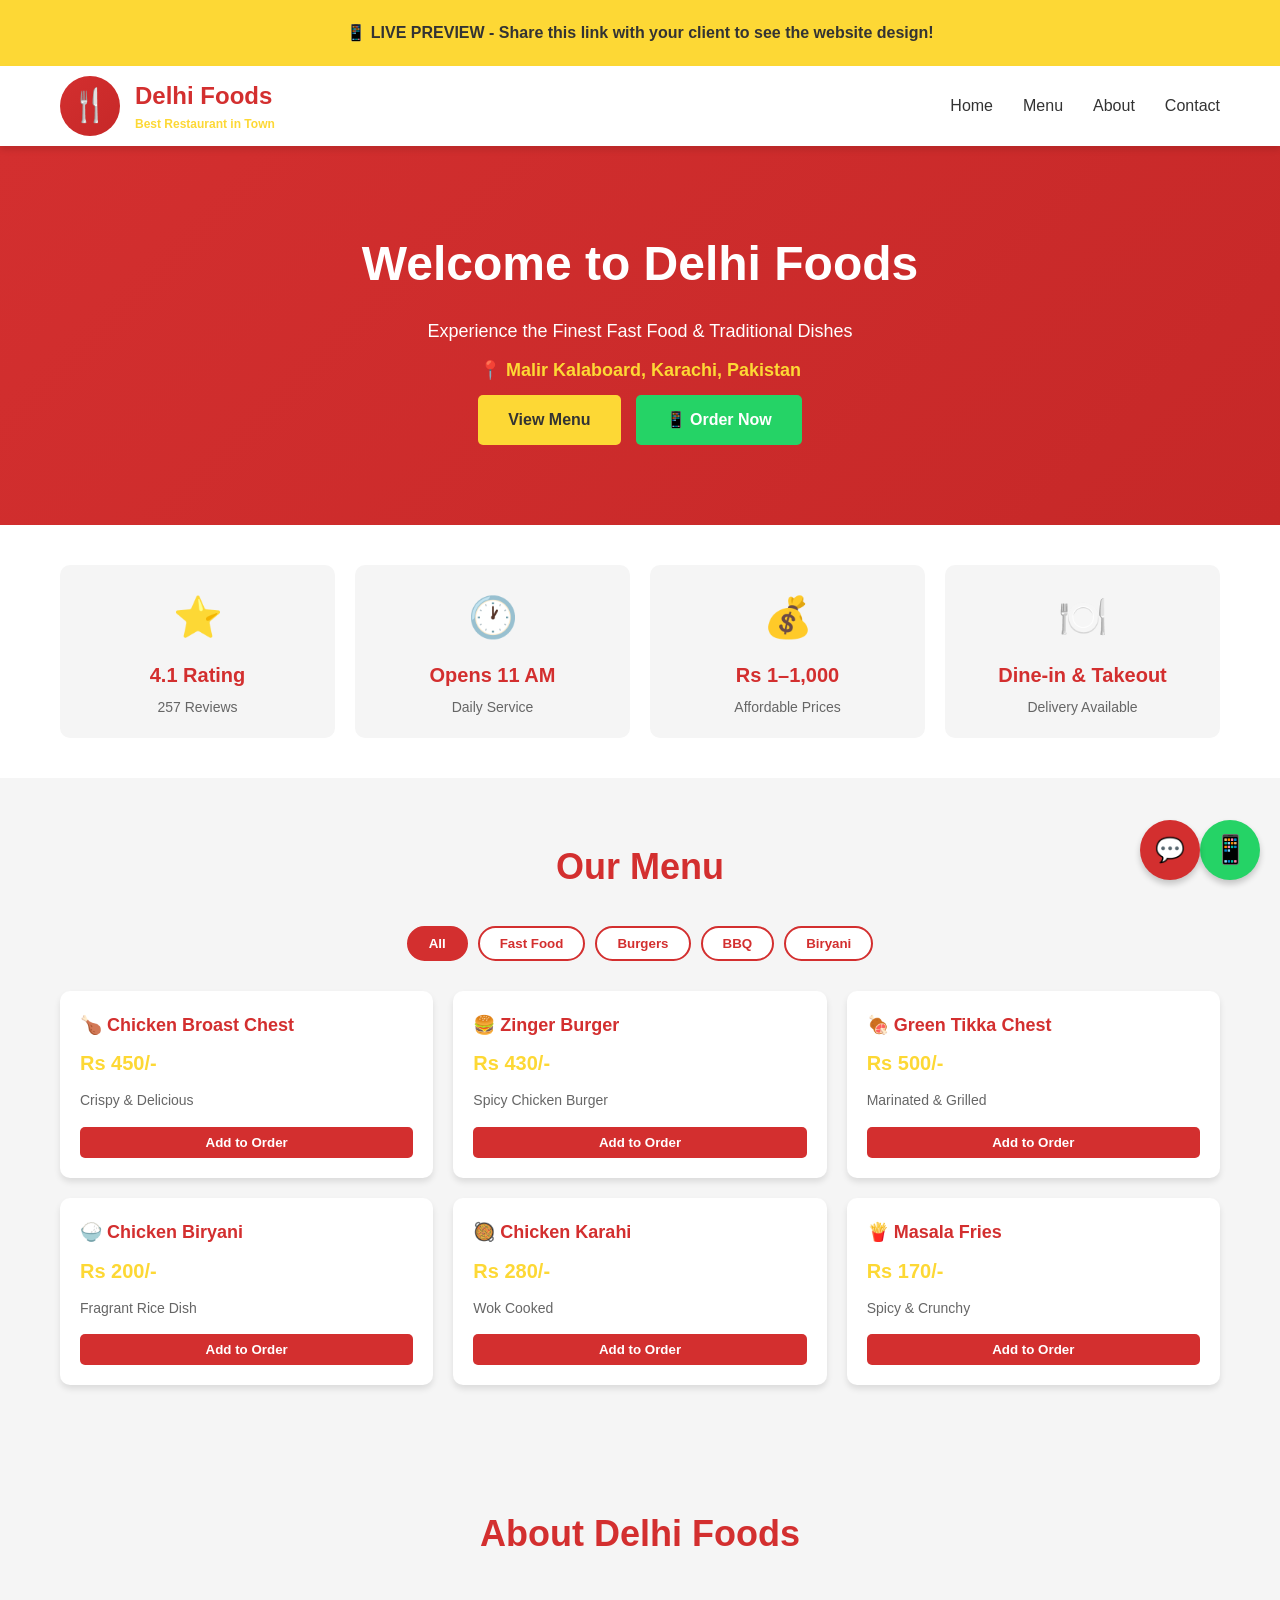
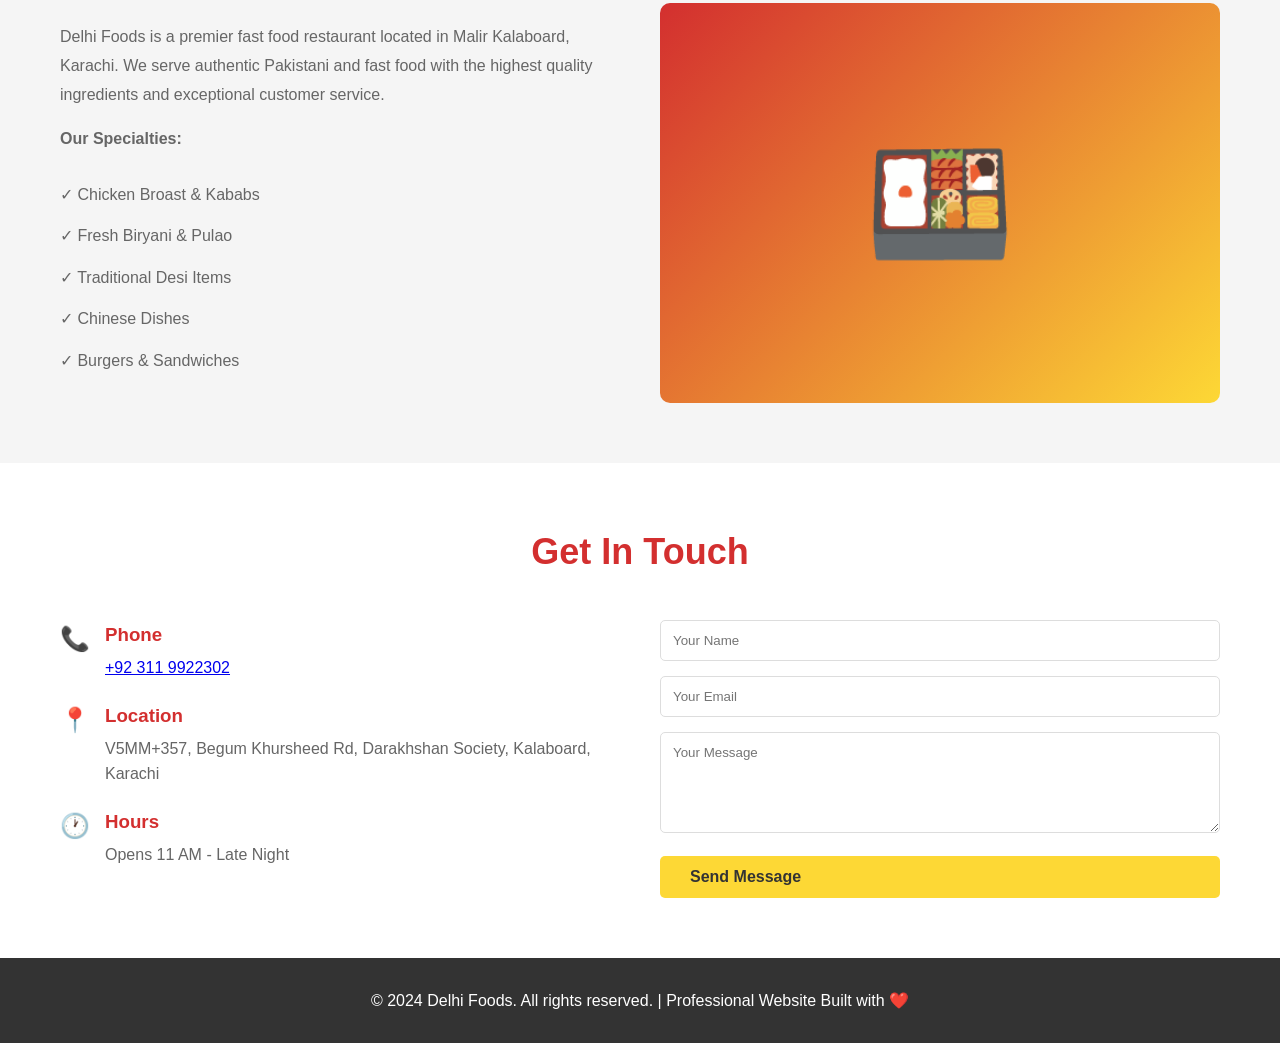
<file: PREVIEW.html>
<!DOCTYPE html>
<html lang="en">
<head>
    <meta charset="UTF-8">
    <meta name="viewport" content="width=device-width, initial-scale=1.0">
    <title>Delhi Foods - Live Preview</title>
    <style>
        * {
            margin: 0;
            padding: 0;
            box-sizing: border-box;
        }
        
        body {
            font-family: 'Segoe UI', Tahoma, Geneva, Verdana, sans-serif;
            color: #333;
            line-height: 1.6;
            background-color: #f5f5f5;
        }
        
        .container {
            max-width: 1200px;
            margin: 0 auto;
            padding: 0 20px;
        }
        
        /* Navigation */
        .navbar {
            background-color: white;
            box-shadow: 0 4px 6px rgba(0, 0, 0, 0.1);
            position: sticky;
            top: 0;
            z-index: 100;
        }
        
        .navbar .container {
            display: flex;
            justify-content: space-between;
            align-items: center;
            padding: 10px 20px;
        }
        
        .logo-section {
            display: flex;
            align-items: center;
            gap: 15px;
        }
        
        .logo-placeholder {
            width: 60px;
            height: 60px;
            border-radius: 50%;
            background: linear-gradient(135deg, #d32f2f, #c62828);
            display: flex;
            align-items: center;
            justify-content: center;
            color: white;
            font-size: 32px;
            font-weight: bold;
        }
        
        .brand-info h1 {
            color: #d32f2f;
            font-size: 24px;
            margin: 0;
        }
        
        .brand-info p {
            color: #fdd835;
            font-size: 12px;
            font-weight: bold;
            margin: 0;
        }
        
        .nav-links {
            display: flex;
            list-style: none;
            gap: 30px;
        }
        
        .nav-links a {
            color: #333;
            text-decoration: none;
            font-weight: 500;
        }
        
        /* Hero Section */
        .hero {
            background: linear-gradient(135deg, #d32f2f, #c62828);
            color: white;
            padding: 80px 20px;
            text-align: center;
        }
        
        .hero-content h2 {
            font-size: 48px;
            margin-bottom: 15px;
        }
        
        .hero-content p {
            font-size: 18px;
            margin-bottom: 10px;
        }
        
        .location {
            color: #fdd835;
            font-weight: bold;
            margin-bottom: 30px;
        }
        
        .hero-buttons {
            display: flex;
            gap: 15px;
            justify-content: center;
            flex-wrap: wrap;
        }
        
        .btn {
            padding: 12px 30px;
            border: none;
            border-radius: 5px;
            font-size: 16px;
            font-weight: bold;
            cursor: pointer;
            text-decoration: none;
            display: inline-flex;
            align-items: center;
            gap: 10px;
        }
        
        .btn-primary {
            background-color: #fdd835;
            color: #333;
        }
        
        .btn-whatsapp {
            background-color: #25d366;
            color: white;
        }
        
        .info-cards {
            padding: 40px 20px;
            background-color: white;
        }
        
        .info-cards .container {
            display: grid;
            grid-template-columns: repeat(auto-fit, minmax(200px, 1fr));
            gap: 20px;
        }
        
        .card {
            text-align: center;
            padding: 20px;
            background-color: #f5f5f5;
            border-radius: 10px;
        }
        
        .card-icon {
            font-size: 40px;
            color: #d32f2f;
            margin-bottom: 10px;
        }
        
        .card h3 {
            color: #d32f2f;
            font-size: 20px;
            margin-bottom: 5px;
        }
        
        .card p {
            color: #666;
            font-size: 14px;
        }
        
        /* Menu Section */
        .menu {
            padding: 60px 20px;
            background-color: #f5f5f5;
        }
        
        .menu h2 {
            text-align: center;
            color: #d32f2f;
            font-size: 36px;
            margin-bottom: 30px;
        }
        
        .menu-filters {
            display: flex;
            justify-content: center;
            gap: 10px;
            margin-bottom: 30px;
            flex-wrap: wrap;
        }
        
        .filter-btn {
            padding: 8px 20px;
            border: 2px solid #d32f2f;
            background-color: white;
            color: #d32f2f;
            border-radius: 25px;
            cursor: pointer;
            font-weight: bold;
        }
        
        .filter-btn.active {
            background-color: #d32f2f;
            color: white;
        }
        
        .menu-grid {
            display: grid;
            grid-template-columns: repeat(auto-fill, minmax(280px, 1fr));
            gap: 20px;
        }
        
        .menu-item {
            background-color: white;
            border-radius: 10px;
            padding: 20px;
            box-shadow: 0 4px 6px rgba(0, 0, 0, 0.1);
        }
        
        .menu-item h3 {
            color: #d32f2f;
            font-size: 18px;
            margin-bottom: 8px;
        }
        
        .menu-item .price {
            color: #fdd835;
            font-size: 20px;
            font-weight: bold;
            margin-bottom: 10px;
        }
        
        .menu-item p {
            color: #666;
            font-size: 14px;
            margin-bottom: 15px;
        }
        
        .add-btn {
            width: 100%;
            padding: 8px;
            background-color: #d32f2f;
            color: white;
            border: none;
            border-radius: 5px;
            cursor: pointer;
            font-weight: bold;
        }
        
        /* About Section */
        .about {
            padding: 60px 20px;
            background-color: #f5f5f5;
        }
        
        .about h2 {
            text-align: center;
            color: #d32f2f;
            font-size: 36px;
            margin-bottom: 40px;
        }
        
        .about-content {
            display: grid;
            grid-template-columns: 1fr 1fr;
            gap: 40px;
            align-items: center;
        }
        
        .about-text p {
            margin-bottom: 15px;
            color: #666;
            line-height: 1.8;
        }
        
        .about-text ul {
            list-style: none;
            margin-top: 20px;
        }
        
        .about-text li {
            padding: 8px 0;
            color: #666;
            font-weight: 500;
        }
        
        .about-image {
            width: 100%;
            height: 400px;
            background: linear-gradient(135deg, #d32f2f, #fdd835);
            border-radius: 10px;
            display: flex;
            align-items: center;
            justify-content: center;
            font-size: 120px;
            color: white;
        }
        
        /* Contact Section */
        .contact {
            padding: 60px 20px;
            background-color: white;
        }
        
        .contact h2 {
            text-align: center;
            color: #d32f2f;
            font-size: 36px;
            margin-bottom: 40px;
        }
        
        .contact-grid {
            display: grid;
            grid-template-columns: 1fr 1fr;
            gap: 40px;
        }
        
        .contact-item {
            display: flex;
            gap: 15px;
            margin-bottom: 20px;
        }
        
        .contact-item-icon {
            font-size: 24px;
            color: #d32f2f;
            min-width: 30px;
        }
        
        .contact-item h3 {
            color: #d32f2f;
            margin-bottom: 5px;
        }
        
        .contact-item p {
            color: #666;
        }
        
        .contact-form input,
        .contact-form textarea {
            width: 100%;
            padding: 12px;
            margin-bottom: 15px;
            border: 1px solid #ddd;
            border-radius: 5px;
            font-family: inherit;
        }
        
        /* Footer */
        .footer {
            background-color: #333;
            color: white;
            padding: 30px 20px;
            text-align: center;
        }
        
        /* Chatbot */
        .chatbot-btn {
            position: fixed;
            bottom: 20px;
            right: 80px;
            width: 60px;
            height: 60px;
            border-radius: 50%;
            background-color: #d32f2f;
            color: white;
            border: none;
            font-size: 24px;
            cursor: pointer;
            box-shadow: 0 4px 6px rgba(0, 0, 0, 0.2);
            z-index: 99;
        }
        
        .whatsapp-btn {
            position: fixed;
            bottom: 20px;
            right: 20px;
            width: 60px;
            height: 60px;
            background-color: #25d366;
            color: white;
            border-radius: 50%;
            display: flex;
            align-items: center;
            justify-content: center;
            font-size: 28px;
            box-shadow: 0 4px 6px rgba(0, 0, 0, 0.2);
            text-decoration: none;
            z-index: 98;
        }
        
        .preview-banner {
            background-color: #fdd835;
            padding: 20px;
            text-align: center;
            font-weight: bold;
            color: #333;
        }
        
        @media (max-width: 768px) {
            .nav-links {
                display: none;
            }
            
            .hero-content h2 {
                font-size: 32px;
            }
            
            .about-content,
            .contact-grid {
                grid-template-columns: 1fr;
            }
        }
    </style>
</head>
<body>
    <!-- Preview Banner -->
    <div class="preview-banner">
        📱 LIVE PREVIEW - Share this link with your client to see the website design!
    </div>

    <!-- Navigation -->
    <nav class="navbar">
        <div class="container">
            <div class="logo-section">
                <div class="logo-placeholder">🍴</div>
                <div class="brand-info">
                    <h1>Delhi Foods</h1>
                    <p>Best Restaurant in Town</p>
                </div>
            </div>
            <ul class="nav-links">
                <li><a href="#home">Home</a></li>
                <li><a href="#menu">Menu</a></li>
                <li><a href="#about">About</a></li>
                <li><a href="#contact">Contact</a></li>
            </ul>
        </div>
    </nav>

    <!-- Hero Section -->
    <section class="hero">
        <div class="hero-content">
            <h2>Welcome to Delhi Foods</h2>
            <p>Experience the Finest Fast Food & Traditional Dishes</p>
            <p class="location">📍 Malir Kalaboard, Karachi, Pakistan</p>
            <div class="hero-buttons">
                <a href="#menu" class="btn btn-primary">View Menu</a>
                <a href="https://wa.me/923119922302" target="_blank" class="btn btn-whatsapp">📱 Order Now</a>
            </div>
        </div>
    </section>

    <!-- Info Cards -->
    <section class="info-cards">
        <div class="container">
            <div class="card">
                <div class="card-icon">⭐</div>
                <h3>4.1 Rating</h3>
                <p>257 Reviews</p>
            </div>
            <div class="card">
                <div class="card-icon">🕐</div>
                <h3>Opens 11 AM</h3>
                <p>Daily Service</p>
            </div>
            <div class="card">
                <div class="card-icon">💰</div>
                <h3>Rs 1–1,000</h3>
                <p>Affordable Prices</p>
            </div>
            <div class="card">
                <div class="card-icon">🍽️</div>
                <h3>Dine-in & Takeout</h3>
                <p>Delivery Available</p>
            </div>
        </div>
    </section>

    <!-- Menu Section -->
    <section class="menu" id="menu">
        <div class="container">
            <h2>Our Menu</h2>
            <div class="menu-filters">
                <button class="filter-btn active">All</button>
                <button class="filter-btn">Fast Food</button>
                <button class="filter-btn">Burgers</button>
                <button class="filter-btn">BBQ</button>
                <button class="filter-btn">Biryani</button>
            </div>
            <div class="menu-grid">
                <div class="menu-item">
                    <h3>🍗 Chicken Broast Chest</h3>
                    <p class="price">Rs 450/-</p>
                    <p>Crispy & Delicious</p>
                    <button class="add-btn">Add to Order</button>
                </div>
                <div class="menu-item">
                    <h3>🍔 Zinger Burger</h3>
                    <p class="price">Rs 430/-</p>
                    <p>Spicy Chicken Burger</p>
                    <button class="add-btn">Add to Order</button>
                </div>
                <div class="menu-item">
                    <h3>🍖 Green Tikka Chest</h3>
                    <p class="price">Rs 500/-</p>
                    <p>Marinated & Grilled</p>
                    <button class="add-btn">Add to Order</button>
                </div>
                <div class="menu-item">
                    <h3>🍚 Chicken Biryani</h3>
                    <p class="price">Rs 200/-</p>
                    <p>Fragrant Rice Dish</p>
                    <button class="add-btn">Add to Order</button>
                </div>
                <div class="menu-item">
                    <h3>🥘 Chicken Karahi</h3>
                    <p class="price">Rs 280/-</p>
                    <p>Wok Cooked</p>
                    <button class="add-btn">Add to Order</button>
                </div>
                <div class="menu-item">
                    <h3>🍟 Masala Fries</h3>
                    <p class="price">Rs 170/-</p>
                    <p>Spicy & Crunchy</p>
                    <button class="add-btn">Add to Order</button>
                </div>
            </div>
        </div>
    </section>

    <!-- About Section -->
    <section class="about" id="about">
        <div class="container">
            <h2>About Delhi Foods</h2>
            <div class="about-content">
                <div class="about-text">
                    <p>Delhi Foods is a premier fast food restaurant located in Malir Kalaboard, Karachi. We serve authentic Pakistani and fast food with the highest quality ingredients and exceptional customer service.</p>
                    <p><strong>Our Specialties:</strong></p>
                    <ul>
                        <li>✓ Chicken Broast & Kababs</li>
                        <li>✓ Fresh Biryani & Pulao</li>
                        <li>✓ Traditional Desi Items</li>
                        <li>✓ Chinese Dishes</li>
                        <li>✓ Burgers & Sandwiches</li>
                    </ul>
                </div>
                <div class="about-image">🍱</div>
            </div>
        </div>
    </section>

    <!-- Contact Section -->
    <section class="contact" id="contact">
        <div class="container">
            <h2>Get In Touch</h2>
            <div class="contact-grid">
                <div>
                    <div class="contact-item">
                        <div class="contact-item-icon">📞</div>
                        <div>
                            <h3>Phone</h3>
                            <p><a href="tel:+923119922302">+92 311 9922302</a></p>
                        </div>
                    </div>
                    <div class="contact-item">
                        <div class="contact-item-icon">📍</div>
                        <div>
                            <h3>Location</h3>
                            <p>V5MM+357, Begum Khursheed Rd, Darakhshan Society, Kalaboard, Karachi</p>
                        </div>
                    </div>
                    <div class="contact-item">
                        <div class="contact-item-icon">🕐</div>
                        <div>
                            <h3>Hours</h3>
                            <p>Opens 11 AM - Late Night</p>
                        </div>
                    </div>
                </div>
                <div class="contact-form">
                    <input type="text" placeholder="Your Name">
                    <input type="email" placeholder="Your Email">
                    <textarea placeholder="Your Message" rows="5"></textarea>
                    <button class="btn btn-primary" style="width: 100%;">Send Message</button>
                </div>
            </div>
        </div>
    </section>

    <!-- Footer -->
    <footer class="footer">
        <div class="container">
            <p>&copy; 2024 Delhi Foods. All rights reserved. | Professional Website Built with ❤️</p>
        </div>
    </footer>

    <!-- Chatbot Button -->
    <button class="chatbot-btn" title="Chat with us">💬</button>

    <!-- WhatsApp Button -->
    <a href="https://wa.me/923119922302" class="whatsapp-btn" target="_blank" title="Order on WhatsApp">📱</a>
</body>
</html>
</file>
